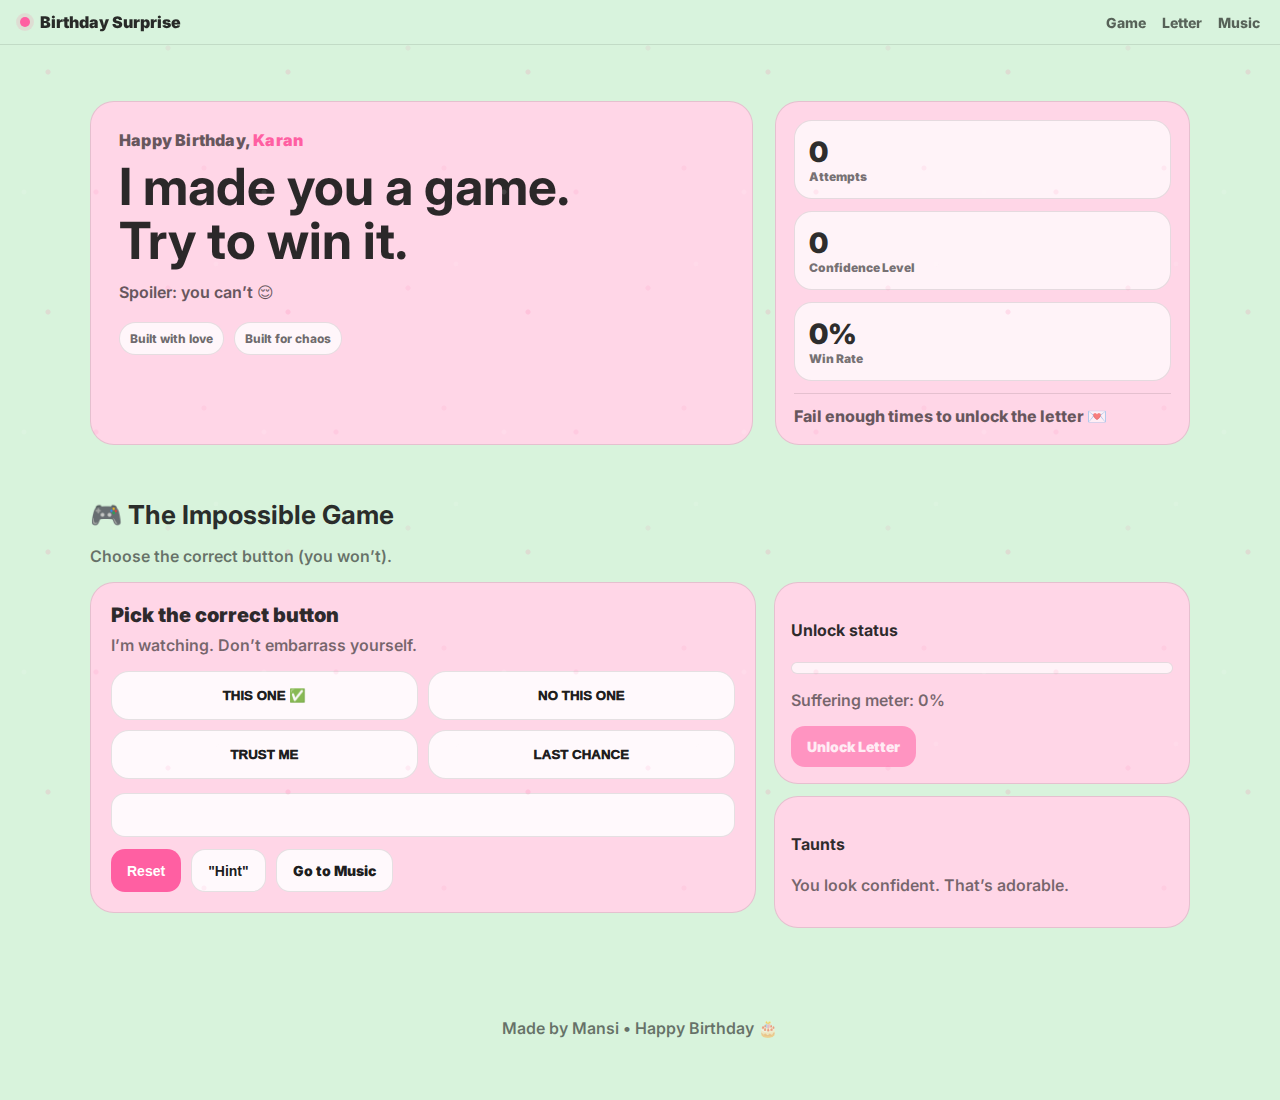
<file: index.html>
<!doctype html>
<html lang="en">
  <head>
    <meta charset="UTF-8" />
    <meta name="viewport" content="width=device-width, initial-scale=1.0" />
    <title>Birthday Game</title>

    <link rel="preconnect" href="https://fonts.googleapis.com" />
    <link rel="preconnect" href="https://fonts.gstatic.com" crossorigin />
    <link href="https://fonts.googleapis.com/css2?family=Inter:wght@400;500;600;700&display=swap" rel="stylesheet" />

    <link rel="stylesheet" href="./style.css" />
  </head>

  <body>
    <header class="topbar">
      <div class="brand">
        <span class="dot"></span>
        <span class="brand-text">Birthday Surprise</span>
      </div>
      <nav class="nav">
        <a class="active" href="./index.html">Game</a>
        <a href="./letter.html">Letter</a>
        <a href="./music.html">Music</a>
      </nav>
    </header>

    <main>
      <section class="hero">
        <div class="hero-content">
          <p class="kicker">Happy Birthday, <span class="accent" id="hisName">Karan</span></p>
          <h1>
            I made you a game.
            <br />
            Try to win it.
          </h1>
          <p class="sub">Spoiler: you can’t 😌</p>

          <div class="mini-note">
            <span class="pill">Built with love</span>
            <span class="pill">Built for chaos</span>
          </div>
        </div>

        <div class="hero-card">
          <div class="stat">
            <div class="stat-num" id="attempts">0</div>
            <div class="stat-label">Attempts</div>
          </div>
          <div class="stat">
            <div class="stat-num" id="streak">0</div>
            <div class="stat-label">Confidence Level</div>
          </div>
          <div class="stat">
            <div class="stat-num" id="winrate">0%</div>
            <div class="stat-label">Win Rate</div>
          </div>
          <div class="divider"></div>
          <p class="small">Fail enough times to unlock the letter 💌</p>
        </div>
      </section>

      <section class="section">
        <div class="section-head">
          <h2>🎮 The Impossible Game</h2>
          <p class="muted">Choose the correct button (you won’t).</p>
        </div>

        <div class="game-wrap">
          <div class="game-panel">
            <div class="prompt">
              <h3>Pick the correct button</h3>
              <p class="muted">I’m watching. Don’t embarrass yourself.</p>
            </div>

            <div class="btn-grid" id="buttonGrid">
              <button class="game-btn">THIS ONE ✅</button>
              <button class="game-btn">NO THIS ONE</button>
              <button class="game-btn">TRUST ME</button>
              <button class="game-btn">LAST CHANCE</button>
            </div>

            <div class="game-footer">
              <div class="toast" id="toast" aria-live="polite"></div>

              <div class="row">
                <button class="btn primary" id="resetBtn" type="button">Reset</button>
                <button class="btn ghost" id="cheatBtn" type="button">"Hint"</button>
                <a class="btn ghost" href="./music.html">Go to Music</a>
              </div>
            </div>
          </div>

          <aside class="side-panel">
            <div class="card">
              <h4>Unlock status</h4>
              <div class="unlock">
                <div class="unlock-bar"><div id="unlockFill"></div></div>
                <p class="muted" id="unlockMsg">Suffering meter: 0%</p>

                <!-- IMPORTANT: goes to letter.html -->
                <a class="btn primary disabled" id="letterBtn" href="./letter.html" aria-disabled="true">
                  Unlock Letter
                </a>
              </div>
            </div>

            <div class="card">
              <h4>Taunts</h4>
              <p class="muted" id="tauntText">You look confident. That’s adorable.</p>
            </div>
          </aside>
        </div>
      </section>

      <footer class="footer">
        <p class="muted">Made by Mansi • Happy Birthday 🎂</p>
      </footer>
    </main>

    <script src="./script.js"></script>
  </body>
</html>
</file>
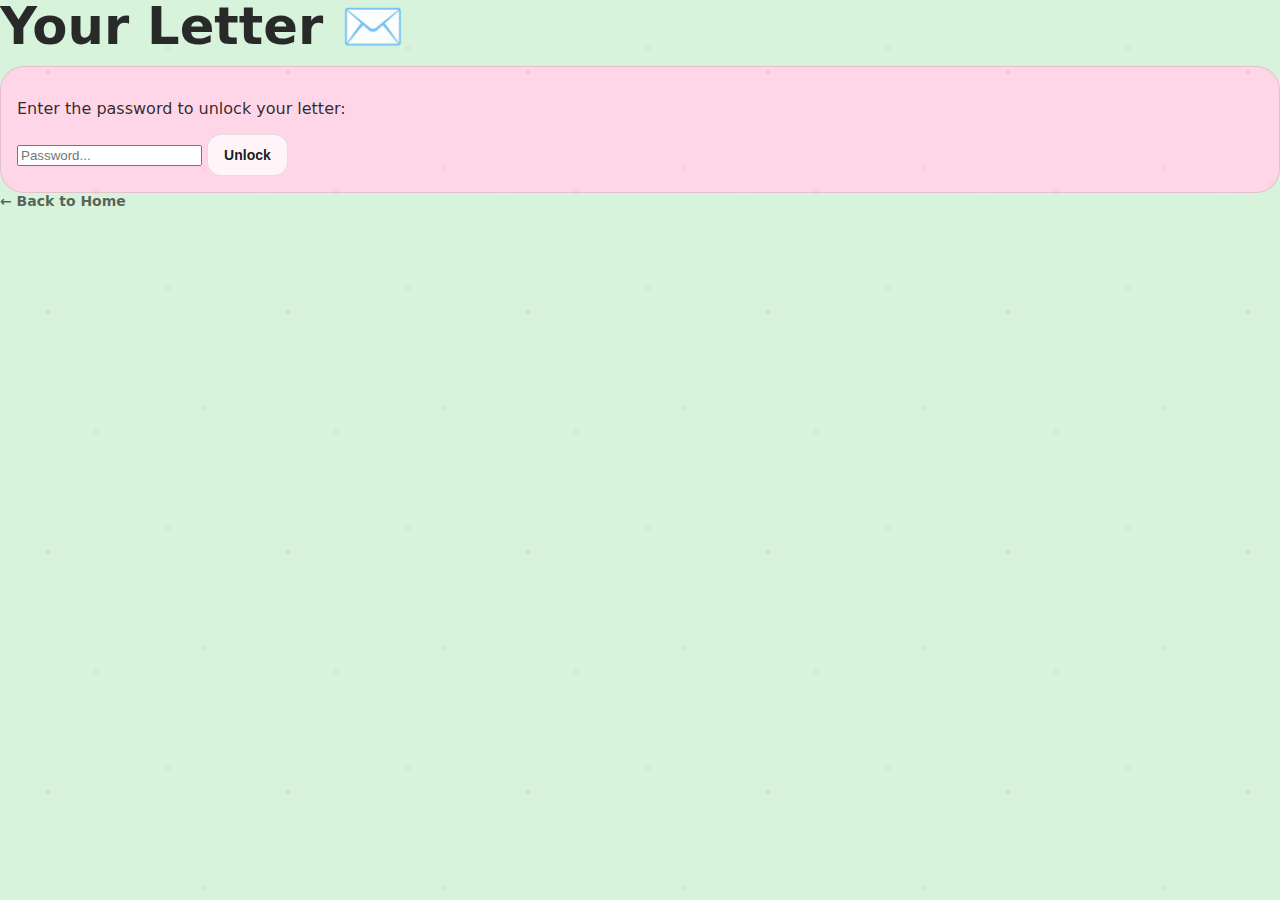
<file: letter.html>
<!DOCTYPE html>
<html lang="en">
<head>
  <meta charset="UTF-8" />
  <meta name="viewport" content="width=device-width, initial-scale=1.0" />
  <title>Letter</title>
  <link rel="stylesheet" href="style.css" />
</head>

<body onload="showLetter()">
  <div class="container">
    <h1 class="title">Your Letter ✉️</h1>

    <!-- LOCKED VIEW -->
    <div id="lockedView" class="card">
      <p class="subtitle">Enter the password to unlock your letter:</p>
      <input class="input" id="password" type="password" placeholder="Password..." />
      <button class="btn" onclick="unlockLetter()">Unlock</button>
    </div>

    <!-- LETTER VIEW -->
    <div id="letterView" class="card letter-card" style="display:none;">
      <h2 class="small-title">Karan,</h2>

      <p class="letter-text">
        <b>Happy Birthday.</b><br><br>

        It’s crazy to think it’s been a year of knowing you, with all the insane back and forth, the fights, the tears, and all the happy moments in between. And honestly… I’m still grateful it was you.<br><br>

        Today I just want you to know how grateful I am that we matched back in November. Even if it started out as just a dating app, it’s always felt like it was meant to happen.<br><br>

        I’m really glad you’re in my life. You’ll always be someone special to me.<br><br>

        I hope this year brings you peace, happiness, and everything you’ve been working for.<br><br>

        - Mansi
      </p>

      <!-- ✅ Button to music page -->
      <a class="btn" href="music.html">Go to Music Page 🎶</a>
    </div>

    <div class="nav">
      <a class="link" href="index.html">← Back to Home</a>
    </div>
  </div>

  <script src="script.js"></script>
</body>
</html>
</file>
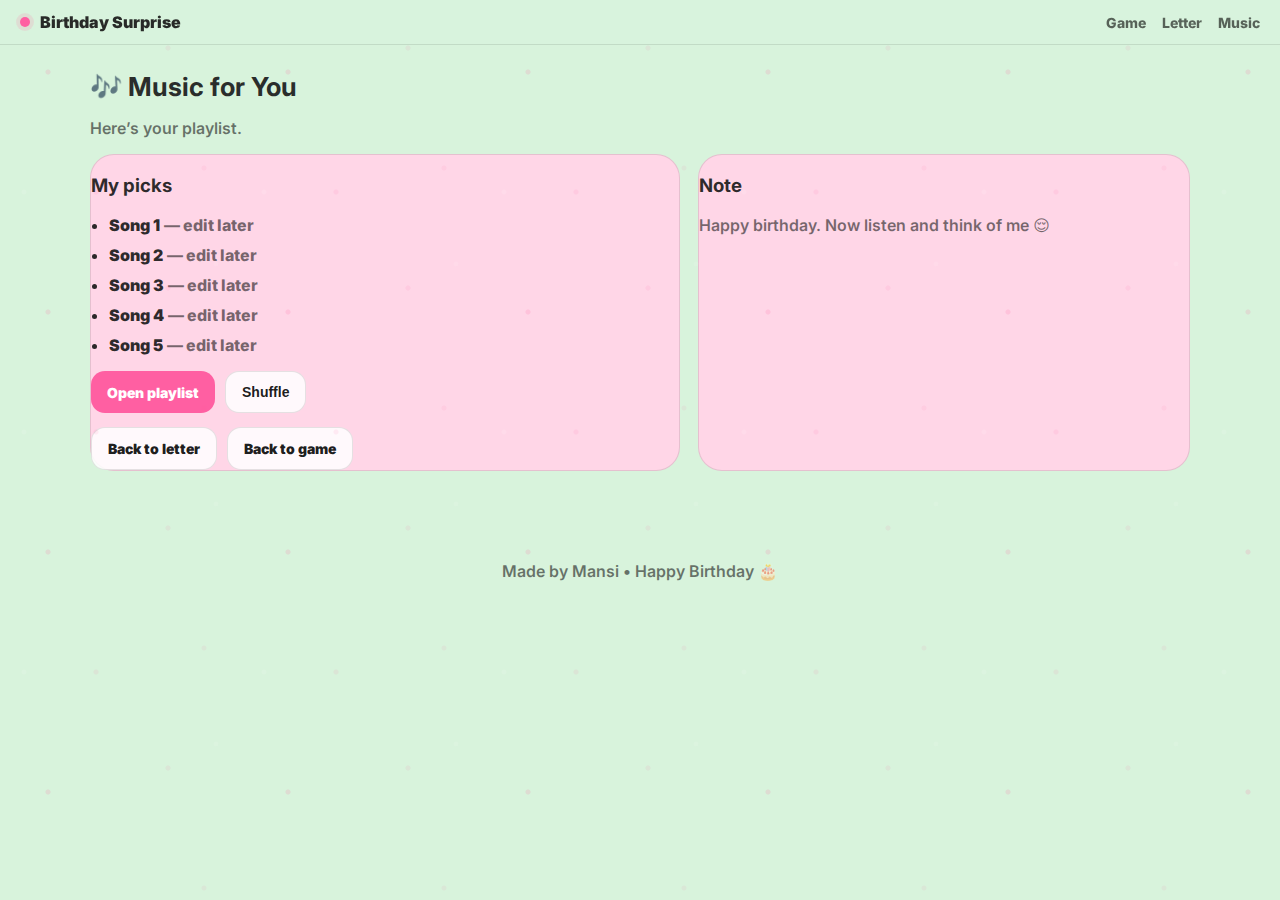
<file: music.html>
<!doctype html>
<html lang="en">
  <head>
    <meta charset="UTF-8" />
    <meta name="viewport" content="width=device-width, initial-scale=1.0" />
    <title>Music</title>

    <link rel="preconnect" href="https://fonts.googleapis.com" />
    <link rel="preconnect" href="https://fonts.gstatic.com" crossorigin />
    <link href="https://fonts.googleapis.com/css2?family=Inter:wght@400;500;600;700&display=swap" rel="stylesheet" />

    <!-- ✅ cache-busting -->
    <link rel="stylesheet" href="./style.css?v=999" />
  </head>

  <body>
    <header class="topbar">
      <div class="brand">
        <span class="dot"></span>
        <span class="brand-text">Birthday Surprise</span>
      </div>
      <nav class="nav">
        <a href="./index.html">Game</a>
        <a href="./letter.html">Letter</a>
        <a class="active" href="./music.html">Music</a>
      </nav>
    </header>

    <main>
      <section class="section">
        <div class="section-head">
          <h2>🎶 Music for You</h2>
          <p class="muted">Here’s your playlist.</p>
        </div>

        <div class="music-grid">
          <div class="music-card">
            <h3>My picks</h3>

            <ul class="songs" id="songsList">
              <li><span class="song">Song 1</span> <span class="note">— edit later</span></li>
              <li><span class="song">Song 2</span> <span class="note">— edit later</span></li>
              <li><span class="song">Song 3</span> <span class="note">— edit later</span></li>
              <li><span class="song">Song 4</span> <span class="note">— edit later</span></li>
              <li><span class="song">Song 5</span> <span class="note">— edit later</span></li>
            </ul>

            <div class="row" style="margin-top: 16px">
              <a
                class="btn primary"
                href="https://open.spotify.com/playlist/5bAq1K4cvcDhXSBwAOg5rn?si=TtfjSFG5SwuSdRre1MtYFw"
                target="_blank"
                rel="noreferrer"
              >
                Open playlist
              </a>

              <button class="btn ghost" id="shuffleBtn" type="button">Shuffle</button>
            </div>

            <div class="row" style="margin-top: 14px">
              <a class="btn ghost" href="./letter.html">Back to letter</a>
              <a class="btn ghost" href="./index.html">Back to game</a>
            </div>
          </div>

          <div class="music-card">
            <h3>Note</h3>
            <p class="muted">Happy birthday. Now listen and think of me 😌</p>
          </div>
        </div>
      </section>

      <footer class="footer">
        <p class="muted">Made by Mansi • Happy Birthday 🎂</p>
      </footer>
    </main>

    <!-- ✅ cache-busting -->
    <script src="./script.js?v=999"></script>
  </body>
</html>
</file>
<file: style.css>
:root{
  --bg: #d8f3dc;        /* pastel green */
  --card: #ffd6e7;      /* baby pink */
  --text: rgba(25,25,25,0.92);
  --muted: rgba(25,25,25,0.60);
  --border: rgba(0,0,0,0.10);
  --accent: #ff5fa2;    /* contrast pink */
  --accent2: #7bd389;   /* soft green highlight */
  --danger: #ff4d6d;
  --good: #2f9e44;
}

*{ box-sizing:border-box; }
html,body{ height:100%; }
html{ scroll-behavior:smooth; }

body{
  margin:0;
  font-family: Inter, system-ui, -apple-system, Segoe UI, Roboto, Arial, sans-serif;
  background: var(--bg);
  color: var(--text);
}

a{ color:inherit; text-decoration:none; }
main{ width:min(1100px, 92vw); margin:0 auto; }

.accent{ color: var(--accent); }
.muted{ color: var(--muted); font-weight:600; }

/* =========================
   Sparkly floating background ✨
   ========================= */
body::before{
  content:"";
  position: fixed;
  inset: 0;
  pointer-events: none;
  opacity: 0.35;
  background-image:
    radial-gradient(circle at 20% 30%, rgba(255,95,162,0.45) 0 2px, transparent 3px),
    radial-gradient(circle at 70% 20%, rgba(255,95,162,0.25) 0 2px, transparent 3px),
    radial-gradient(circle at 40% 80%, rgba(255,95,162,0.28) 0 2px, transparent 3px),
    radial-gradient(circle at 85% 70%, rgba(255,95,162,0.22) 0 2px, transparent 3px),
    radial-gradient(circle at 10% 80%, rgba(255,255,255,0.35) 0 2px, transparent 3px),
    radial-gradient(circle at 90% 10%, rgba(255,255,255,0.30) 0 2px, transparent 3px);
  background-size: 240px 240px;
  animation: floaty 8s linear infinite;
}

@keyframes floaty{
  0%{ transform: translateY(0px); }
  50%{ transform: translateY(-14px); }
  100%{ transform: translateY(0px); }
}

/* =========================
   Top bar
   ========================= */
.topbar{
  position: sticky;
  top: 0;
  z-index: 50;
  display:flex;
  align-items:center;
  justify-content:space-between;
  padding: 12px 20px;
  border-bottom:1px solid var(--border);
  background: rgba(216,243,220,0.92);
  backdrop-filter: blur(12px);
}

.brand{
  display:flex;
  align-items:center;
  gap:10px;
  font-weight:900;
}

.dot{
  width:10px;
  height:10px;
  border-radius:50%;
  background: var(--accent);
  box-shadow: 0 0 0 4px rgba(255,95,162,0.15);
  animation: pulseDot 1.6s ease-in-out infinite;
}

@keyframes pulseDot{
  0%,100%{ transform: scale(1); }
  50%{ transform: scale(1.25); }
}

.nav{ display:flex; gap:16px; }
.nav a{
  color: rgba(0,0,0,0.60);
  font-weight:800;
  font-size:14px;
}
.nav a:hover{ color: rgba(0,0,0,0.92); }

/* =========================
   Layout blocks
   ========================= */
.section{
  padding: 26px 0 54px;
  animation: fadeUp 0.65s ease both;
}
.hero{
  padding: 56px 0 28px;
  display:grid;
  grid-template-columns: 1.6fr 1fr;
  gap: 22px;
  align-items:stretch;
  animation: fadeUp 0.65s ease both;
}

@keyframes fadeUp{
  from{ opacity:0; transform: translateY(10px); }
  to{ opacity:1; transform: translateY(0px); }
}

.section-head{ margin-bottom: 14px; }
.section-head h2{ margin:0 0 6px; font-size:26px; }

.hero-content,
.hero-card,
.stat,
.game-panel,
.card,
.letter-card,
.music-card{
  background: var(--card);
  border: 1px solid var(--border);
  border-radius: 24px;
  transition: transform 0.18s ease, box-shadow 0.18s ease;
}

.hero-content:hover,
.hero-card:hover,
.card:hover,
.music-card:hover,
.letter-card:hover{
  transform: translateY(-3px);
  box-shadow: 0 22px 55px rgba(0,0,0,0.10);
}

.hero-content{ padding: 28px; }
.hero-card{ padding: 18px; display:grid; gap:12px; }

/* =========================
   Text
   ========================= */
.kicker{
  margin:0 0 10px;
  font-weight:900;
  letter-spacing:0.2px;
  color: rgba(0,0,0,0.60);
}

h1{
  margin:0 0 12px;
  font-size: clamp(34px, 4vw, 54px);
  line-height:1.05;
}

.sub{
  margin:0 0 18px;
  color: rgba(0,0,0,0.60);
  font-weight:650;
  line-height:1.5;
}

.divider{ height:1px; background: var(--border); }
.small{ margin:0; color: rgba(0,0,0,0.60); font-weight:800; }

/* =========================
   Buttons
   ========================= */
.cta-row{ display:flex; gap:12px; flex-wrap:wrap; }

.btn{
  display:inline-flex;
  align-items:center;
  justify-content:center;
  padding: 12px 16px;
  border-radius: 14px;
  border: 1px solid var(--border);
  font-weight:900;
  font-size:14px;
  cursor:pointer;
  background: rgba(255,255,255,0.75);
  color: rgba(0,0,0,0.90);
  transition: transform 0.12s ease, box-shadow 0.18s ease;
}

.btn:hover{
  transform: translateY(-2px);
  box-shadow: 0 18px 40px rgba(0,0,0,0.10);
}

.btn.primary{
  background: var(--accent);
  color: white;
  border: none;
}

.btn.ghost{
  background: rgba(255,255,255,0.85);
}

.btn.disabled{
  opacity:0.55;
  pointer-events:none;
}

/* =========================
   Pills
   ========================= */
.mini-note{ margin-top:16px; display:flex; gap:10px; flex-wrap:wrap; }
.pill{
  font-size:12px;
  color: rgba(0,0,0,0.58);
  background: rgba(255,255,255,0.78);
  border:1px solid var(--border);
  padding: 8px 10px;
  border-radius: 999px;
  font-weight:800;
}

/* =========================
   Stats
   ========================= */
.stat{
  padding: 14px;
  border-radius: 18px;
  background: rgba(255,255,255,0.70);
}
.stat-num{ font-size:28px; font-weight:1000; }
.stat-label{ font-size:12px; font-weight:900; color: rgba(0,0,0,0.55); }

/* =========================
   Game
   ========================= */
.game-wrap{
  display:grid;
  grid-template-columns: 1.6fr 1fr;
  gap: 18px;
  align-items:start;
}

.game-panel{ padding: 20px; }
.prompt h3{ margin:0; font-size:20px; font-weight:1000; }
.prompt p{ margin:8px 0 0; }

.btn-grid{
  margin-top: 16px;
  display:grid;
  grid-template-columns: repeat(2, minmax(0, 1fr));
  gap: 10px;
}

.game-btn{
  padding: 16px 14px;
  font-weight:1000;
  border-radius: 18px;
  border:1px solid var(--border);
  cursor:pointer;
  background: rgba(255,255,255,0.85);
  color: rgba(0,0,0,0.90);
  transition: transform .08s ease, box-shadow .18s ease;
}
.game-btn:hover{
  transform: translateY(-2px) scale(1.01);
  box-shadow: 0 18px 40px rgba(0,0,0,0.10);
}

.game-footer{ margin-top: 14px; display:grid; gap: 12px; }

.toast{
  min-height: 44px;
  display:flex;
  align-items:center;
  padding: 10px 12px;
  border-radius: 14px;
  border:1px solid var(--border);
  background: rgba(255,255,255,0.85);
  color: rgba(0,0,0,0.70);
  font-weight:900;
}

.toast.bad{
  background: rgba(255, 77, 109, 0.18);
  border-color: rgba(255, 77, 109, 0.40);
  color: rgba(0,0,0,0.85);
}

.toast.good{
  background: rgba(47, 158, 68, 0.16);
  border-color: rgba(47, 158, 68, 0.35);
  color: rgba(0,0,0,0.85);
}

.row{ display:flex; gap:10px; flex-wrap:wrap; }
.side-panel{ display:grid; gap: 12px; }
.card{ padding: 16px; }

.rules{
  margin: 0;
  padding-left: 18px;
  color: rgba(0,0,0,0.60);
  font-weight:800;
}

/* Unlock bar */
.unlock-bar{
  width:100%;
  height: 12px;
  border-radius: 999px;
  background: rgba(255,255,255,0.70);
  border:1px solid var(--border);
  overflow:hidden;
}

#unlockFill{
  height:100%;
  width:0%;
  background: linear-gradient(90deg, var(--accent), #ff9ccc);
  border-radius: 999px;
  transition: width .2s ease;
}

/* =========================
   Letter section lock overlay
   ========================= */
.letter{
  position: relative;
  border-radius: 24px;
  overflow:hidden;
}

.letter-card{ padding: 22px; }

.placeholder{
  margin-top: 12px;
  border:1px dashed rgba(0,0,0,0.18);
  background: rgba(255,255,255,0.55);
  padding: 14px;
  border-radius: 18px;
}

.sig{
  margin-top: 16px;
  font-weight:1000;
}

.locked{
  position:absolute;
  inset:0;
  display:flex;
  align-items:center;
  justify-content:center;
  background: rgba(216,243,220,0.92);
  backdrop-filter: blur(8px);
  border:1px solid var(--border);
}

.locked.hidden{ display:none; }

.locked-inner{
  width:min(420px, 86%);
  text-align:center;
  border:1px solid var(--border);
  background: rgba(255,255,255,0.75);
  padding: 20px;
  border-radius: 24px;
}

.lock{ font-size: 34px; margin-bottom: 6px; }

/* =========================
   Music
   ========================= */
.music-grid{
  display:grid;
  grid-template-columns: 1.2fr 1fr;
  gap: 18px;
}

.songs{ margin: 12px 0 0; padding-left: 18px; }
.songs li{ margin-bottom: 10px; }
.song{ font-weight:1000; }
.note{ color: rgba(0,0,0,0.55); font-weight:800; }

.quote{
  margin-top: 12px;
  padding: 14px;
  border-radius: 18px;
  border:1px solid rgba(255,95,162,0.30);
  background: rgba(255,95,162,0.12);
  font-weight:1000;
}

.footer{
  padding: 20px 0 46px;
  text-align:center;
}

/* Mobile */
@media (max-width: 880px){
  .hero{ grid-template-columns: 1fr; }
  .game-wrap{ grid-template-columns: 1fr; }
  .music-grid{ grid-template-columns: 1fr; }
}
</file>
